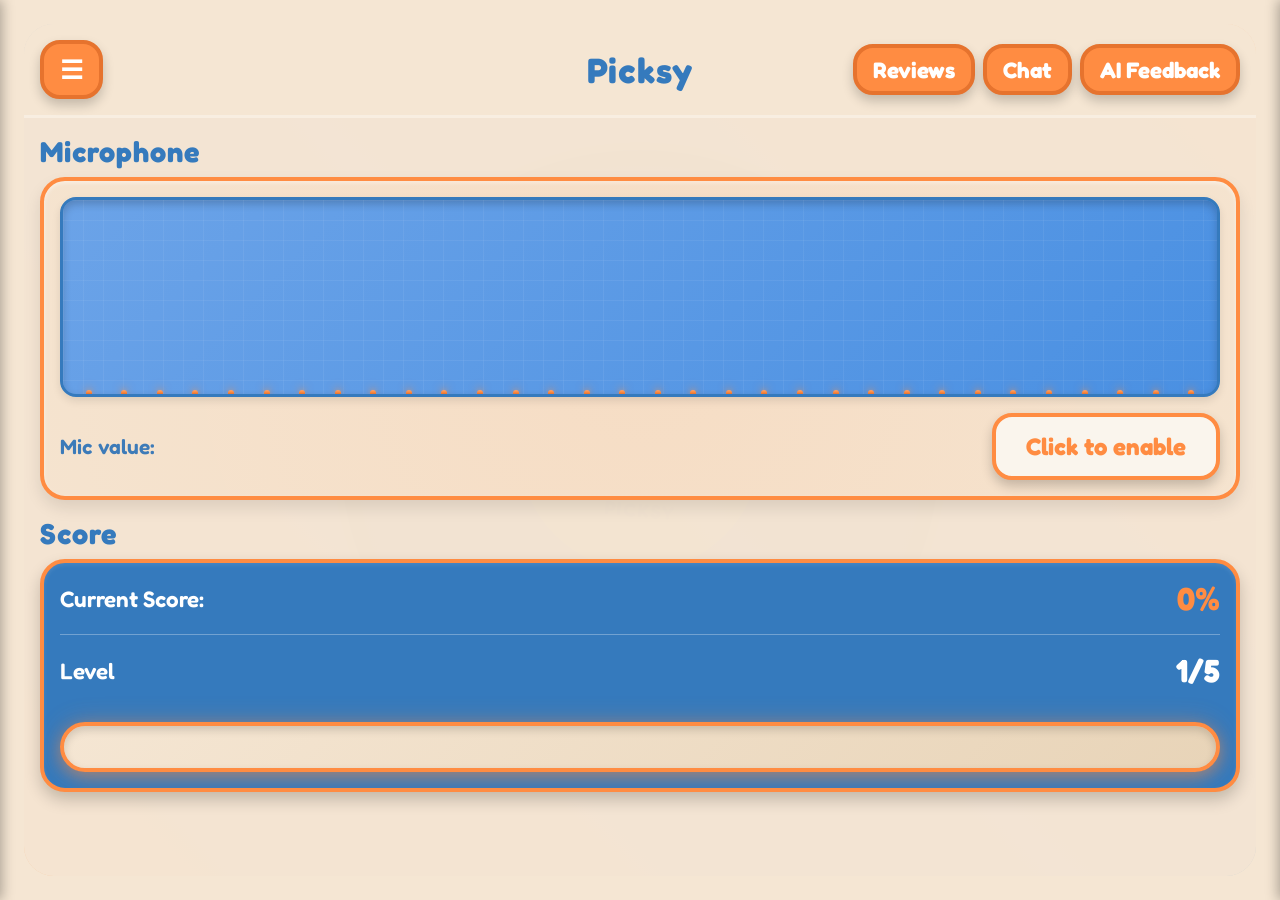
<file: index.html>
<!DOCTYPE html>
<html lang="en">
<head>
    <meta charset="UTF-8">
    <meta name="viewport" content="width=device-width, initial-scale=1.0">
    <title>Picksy</title>
    <link rel="stylesheet" href="css/styles.css">
    <link rel="preconnect" href="https://fonts.googleapis.com">
    <link rel="preconnect" href="https://fonts.gstatic.com" crossorigin>
    <link href="https://fonts.googleapis.com/css2?family=Fredoka:wght@300;400;500;600;700&family=Nunito:wght@400;500;600;700;800&display=swap" rel="stylesheet">
</head>
<body>
    <!-- Spinning Disc Background -->
    <div class="spinning-disc-bg">
        <div class="disc-outer">
            <div class="disc-inner">
                <div class="disc-label">
                    <div class="disc-text-top">PICKSY</div>
                    <div class="disc-center-hole"></div>
                    <div class="disc-text-bottom">PICKSY</div>
                </div>
            </div>
        </div>
    </div>
    
    <!-- Main View -->
    <div class="app-container main-view">
        <!-- Practice Panel -->
        <div class="panel practice-panel">
            <div class="panel-header">
                <button class="menu-toggle">☰</button>
                <h1 class="logo">Picksy</h1>
                <div class="header-buttons">
                    <button class="past-toggle" id="past-toggle">Reviews</button>
                    <button class="chat-toggle" id="chat-toggle">Chat</button>
                    <button class="feedback-toggle" id="feedback-toggle">AI Feedback</button>
                </div>
            </div>
            
            <div class="practice-content">
                <!-- Microphone Display -->
                <div class="microphone-section">
                    <h2>Microphone</h2>
                    <div class="mic-display">
                        <div class="mic-visualization" id="mic-visualization">
                            <div class="mic-grid"></div>
                            <div class="mic-bars" id="mic-bars"></div>
                        </div>
                        <div class="mic-info">
                            <span class="mic-label">Mic value:</span>
                            <span class="mic-value" id="mic-value">Click to enable</span>
                        </div>
                    </div>
                </div>
                
                <!-- Score Bar -->
                <div class="score-section">
                    <h2>Score</h2>
                    <div class="score-display">
                        <div class="score-text">
                            <span class="score-label">Current Score:</span>
                            <span class="score-value" id="score-value">0%</span>
                        </div>
                        <div class="score-divider"></div>
                        <div class="level-display">
                            <span class="level-label">Level</span>
                            <span class="level-value">1/5</span>
                        </div>
                        <div class="score-bar-container">
                            <div class="score-bar" id="score-bar">
                                <div class="score-fill" id="score-fill"></div>
                            </div>
                        </div>
                    </div>
                </div>
            </div>
        </div>
        
        <!-- AI Chat Panel - removed, now a popup -->
    </div>

    <!-- Reviews View (Hidden by default) -->
    <div class="app-container reviews-view" id="reviews-view" style="display: none;">
        <div class="panel reviews-panel-full">
            <div class="panel-header">
                <button class="back-button" id="back-button">Back</button>
                <h1 class="logo">Reviews</h1>
            </div>
            
            <div class="reviews-content-full">
                <div class="reviews-list-full" id="reviews-list-full">
                    <div class="review-item">
                        <div class="review-header">
                            <span class="review-level">Level 1</span>
                            <span class="review-score">68%</span>
                        </div>
                        <div class="review-date">2023-07-11</div>
                    </div>
                    <div class="review-item">
                        <div class="review-header">
                            <span class="review-level">Level 1</span>
                            <span class="review-score">72%</span>
                        </div>
                        <div class="review-date">2023-07-10</div>
                    </div>
                    <div class="review-item">
                        <div class="review-header">
                            <span class="review-level">Level 1</span>
                            <span class="review-score">65%</span>
                        </div>
                        <div class="review-date">2023-07-09</div>
                    </div>
                </div>
            </div>
        </div>
    </div>

    <!-- AI Feedback View (Hidden by default) -->
    <div class="app-container feedback-view" id="feedback-view" style="display: none;">
        <div class="panel feedback-panel-full">
            <div class="panel-header">
                <button class="back-button" id="feedback-back-button">Back</button>
                <h1 class="logo">AI Feedback</h1>
            </div>
            
            <div class="feedback-content-full">
                <div class="feedback-user-info">
                    <div class="feedback-user-name">
                        <label>Name:</label>
                        <input type="text" id="user-name-input" placeholder="Enter your name" class="feedback-input">
                    </div>
                </div>
                
                <div class="feedback-study-record">
                    <h3>Study Record</h3>
                    <div class="study-record-stats" id="study-record-stats">
                        <div class="stat-item">
                            <span class="stat-label">Current Level:</span>
                            <span class="stat-value" id="stat-level">1</span>
                        </div>
                        <div class="stat-item">
                            <span class="stat-label">Current Score:</span>
                            <span class="stat-value" id="stat-score">0%</span>
                        </div>
                        <div class="stat-item">
                            <span class="stat-label">Total Sessions:</span>
                            <span class="stat-value" id="stat-sessions">0</span>
                        </div>
                        <div class="stat-item">
                            <span class="stat-label">Best Score:</span>
                            <span class="stat-value" id="stat-best">0%</span>
                        </div>
                    </div>
                </div>
                
                <div class="feedback-improvement">
                    <h3>Improvement Result</h3>
                    <div class="improvement-content" id="improvement-content">
                        <p class="improvement-placeholder">Click "Generate Feedback" to get AI-powered improvement suggestions based on your practice record.</p>
                    </div>
                    <button class="generate-feedback-button" id="generate-feedback-button">Generate Feedback</button>
                </div>
            </div>
        </div>
    </div>

    <script type="module" src="js/app.js"></script>
</body>
</html>
</file>
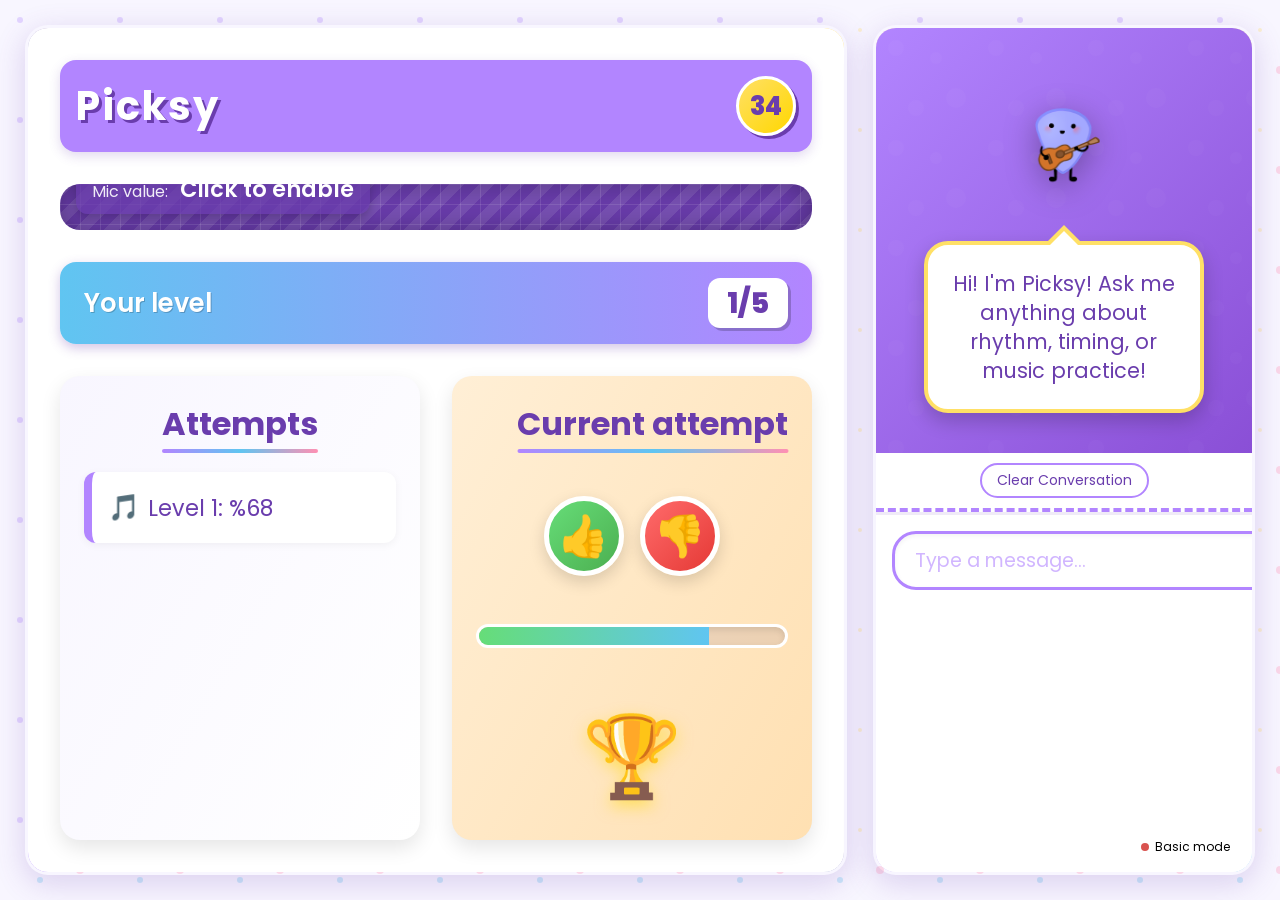
<file: web/index.html>
<!DOCTYPE html>
<html lang="en">
<head>
    <meta charset="UTF-8">
    <meta name="viewport" content="width=device-width, initial-scale=1.0">
    <title>Picksy</title>
    <link rel="stylesheet" href="css/styles.css">
    <link rel="preconnect" href="https://fonts.googleapis.com">
    <link rel="preconnect" href="https://fonts.gstatic.com" crossorigin>
    <link href="https://fonts.googleapis.com/css2?family=Poppins:wght@300;400;500;600;700&display=swap" rel="stylesheet">
</head>
<body>
    <div class="app-container">
        <!-- Left Panel -->
        <div class="panel left-panel">
            <!-- Header -->
            <div class="header">
                <h1 class="logo">Picksy</h1>
                <div class="counter">34</div>
            </div>
            
            <!-- Waveform -->
            <div class="waveform">
                <div class="grid"></div>
                <div class="mic-info">
                    <span class="label">Mic value:</span>
                    <span class="value">323457</span>
                </div>
            </div>
            
            <!-- Level -->
            <div class="level">
                <span class="level-text">Your level</span>
                <span class="level-value">1/5</span>
            </div>
            
            <!-- Attempt History -->
            <div class="attempts-container">
                <div class="attempts-history">
                    <h3>Attempts</h3>
                    <ul>
                        <li>Level 1: %68</li>
                    </ul>
                </div>
                
                <!-- Current Attempt -->
                <div class="current-attempt">
                    <h3>Current attempt</h3>
                    <div class="rating-buttons">
                        <button class="thumb-up" aria-label="Thumbs up">
                            👍
                        </button>
                        <button class="thumb-down" aria-label="Thumbs down">
                            👎
                        </button>
                    </div>
                    <div class="progress-bar">
                        <div class="progress"></div>
                    </div>
                    <div class="trophy">🏆</div>
                </div>
            </div>
        </div>
        
        <!-- Right Panel -->
        <div class="panel right-panel">
            <!-- Mascot -->
            <div class="mascot-container">
                <img src="picksy.png" alt="Picksy mascot" class="mascot">
                <div class="chat-bubble">
                    <p>How can I help you with your rhythm practice?</p>
                </div>
            </div>
            
            <!-- Input -->
            <div class="chat-input">
                <div class="input-container">
                    <input type="text" id="user-input" placeholder="Type a message...">
                    <button class="send-button">Send</button>
                </div>
            </div>
        </div>
    </div>

    <script src="js/app.js"></script>
</body>
</html>
</file>
<file: css/styles.css>
/* Picksy App - Arch/i3 Ricer Style - Clean Minimalist Cyberpunk */

/* Base Styles */
:root {
    /* Blue and beige palette */
    --bg-blue: #4a90e2;
    --bg-blue-light: #6ba3e8;
    --bg-blue-dark: #357abd;
    --bg-beige: #f5e6d3;
    --bg-beige-light: #faf5ed;
    --bg-beige-dark: #e8d4b8;
    
    /* Orange accent */
    --orange: #ff8c42;
    --orange-light: #ffa366;
    --orange-dark: #e6732e;
    
    /* Black and Yellow (Disc colors) */
    --disc-black: #000000;
    --disc-black-light: #1a1a1a;
    --disc-yellow: #ffd700;
    --disc-yellow-light: #ffed4e;
    
    /* Text colors */
    --text-white: #ffffff;
    --text-light: #f5f5f5;
    --text-muted: #d0d0d0;
    
    /* Panel colors */
    --panel-bg: rgba(74, 144, 226, 0.9);
    --panel-bg-beige: rgba(245, 230, 211, 0.95);
    --panel-border: rgba(255, 255, 255, 0.3);
    
    /* Accent colors */
    --green: #4caf50;
    --red: #f44336;
    
    /* Spacing */
    --space-xs: 4px;
    --space-sm: 8px;
    --space-md: 16px;
    --space-lg: 24px;
    --space-xl: 32px;
}

* {
    margin: 0;
    padding: 0;
    box-sizing: border-box;
    font-family: 'Nunito', sans-serif;
}

html, body {
    height: 100%;
    width: 100%;
    overflow: hidden;
}

body {
    background: var(--bg-beige);
    background-attachment: fixed;
    display: flex;
    justify-content: center;
    align-items: center;
    color: var(--text-white);
    position: relative;
    overflow: hidden;
}

/* Spinning Disc Background */
.spinning-disc-bg {
    position: fixed;
    top: 50%;
    left: 50%;
    width: 600px;
    height: 600px;
    z-index: 0;
    pointer-events: none;
    opacity: 0.15;
    transform: translate(-50%, -50%);
}

.disc-outer {
    width: 100%;
    height: 100%;
    border-radius: 50%;
    background: radial-gradient(circle, #1a1a1a 0%, #000000 100%);
    box-shadow: 
        inset 0 0 50px rgba(0, 0, 0, 0.8),
        0 0 100px rgba(0, 0, 0, 0.5);
    position: relative;
    animation: spinDisc 20s linear infinite;
}

.disc-inner {
    position: absolute;
    top: 50%;
    left: 50%;
    transform: translate(-50%, -50%);
    width: 40%;
    height: 40%;
    border-radius: 50%;
    background: #ffd700;
    box-shadow: 
        inset 0 0 20px rgba(255, 215, 0, 0.5),
        0 0 30px rgba(255, 215, 0, 0.3);
    display: flex;
    align-items: center;
    justify-content: center;
}

.disc-label {
    position: relative;
    width: 100%;
    height: 100%;
    display: flex;
    flex-direction: column;
    align-items: center;
    justify-content: center;
}

.disc-text-top,
.disc-text-bottom {
    position: absolute;
    font-family: 'Fredoka', sans-serif;
    font-weight: 700;
    font-size: 1.2rem;
    color: #000000;
    text-transform: uppercase;
    letter-spacing: 2px;
}

.disc-text-top {
    top: 20%;
    transform: rotate(-5deg);
}

.disc-text-bottom {
    bottom: 20%;
    transform: rotate(5deg);
}

.disc-center-hole {
    width: 15px;
    height: 15px;
    border-radius: 50%;
    background: #333;
    box-shadow: inset 0 0 5px rgba(0, 0, 0, 0.8);
    position: absolute;
    top: 50%;
    left: 50%;
    transform: translate(-50%, -50%);
}

@keyframes spinDisc {
    from {
        transform: rotate(0deg);
    }
    to {
        transform: rotate(360deg);
    }
}

.app-container {
    position: relative;
    z-index: 1;
}

.app-container {
    display: flex;
    width: 100vw;
    height: 100vh;
    padding: var(--space-lg);
    gap: var(--space-lg);
    max-width: 1600px;
    margin: 0 auto;
}

.reviews-view,
.feedback-view {
    justify-content: center;
}

/* Panel Styles */
.panel {
    border-radius: 30px;
    background: var(--panel-bg-beige);
    border: none;
    box-shadow: none;
    overflow: hidden;
    display: flex;
    flex-direction: column;
    position: relative;
}

.panel::before {
    content: '';
    position: absolute;
    top: -2px;
    left: -2px;
    right: -2px;
    bottom: -2px;
    background: linear-gradient(45deg, var(--orange), var(--bg-blue-light), var(--orange));
    border-radius: 22px;
    z-index: -1;
    opacity: 0.3;
    animation: borderGlow 3s ease infinite;
}

@keyframes borderGlow {
    0%, 100% { opacity: 0.2; }
    50% { opacity: 0.4; }
}

.practice-panel {
    flex: 1;
    min-width: 400px;
}

.reviews-panel-full,
.feedback-panel-full {
    width: 100%;
    max-width: 1200px;
    margin: 0 auto;
}

/* Chat panel removed - now using popup menu */

/* Panel Header */
.panel-header {
    display: flex;
    justify-content: space-between;
    align-items: center;
    padding: var(--space-md);
    border-bottom: 3px solid var(--panel-border);
    background: var(--bg-beige);
    position: relative;
    flex-shrink: 0;
}

.menu-toggle {
    background: var(--orange);
    color: var(--text-white);
    border: 4px solid var(--orange-dark);
    border-radius: 20px;
    padding: 10px 16px;
    cursor: pointer;
    font-size: 1.6rem;
    font-family: 'Fredoka', sans-serif;
    transition: all 0.3s ease;
    box-shadow: 0 6px 12px rgba(0, 0, 0, 0.2);
    font-weight: 700;
    position: relative;
    overflow: hidden;
}

.menu-toggle::before {
    content: '';
    position: absolute;
    top: 50%;
    left: 50%;
    width: 0;
    height: 0;
    border-radius: 50%;
    background: rgba(255, 255, 255, 0.3);
    transform: translate(-50%, -50%);
    transition: width 0.6s, height 0.6s;
}

.menu-toggle:hover::before {
    width: 300px;
    height: 300px;
}

.menu-toggle:hover {
    background: var(--orange-light);
    transform: translateY(-3px) scale(1.05);
    box-shadow: 0 6px 12px rgba(255, 140, 66, 0.4);
}

.menu-toggle:active {
    transform: translateY(-1px) scale(1.02);
}

.reviews-button,
.back-button {
    background: var(--orange);
    color: var(--text-white);
    border: 2px solid var(--orange-dark);
    border-radius: 8px;
    padding: 8px 16px;
    cursor: pointer;
    font-size: 0.9rem;
    font-family: 'Fredoka', sans-serif;
    transition: all 0.2s ease;
    text-transform: uppercase;
    letter-spacing: 0.5px;
    box-shadow: 0 2px 4px rgba(0, 0, 0, 0.2);
}

.reviews-button:hover,
.back-button:hover {
    background: var(--orange-light);
    transform: translateY(-2px);
    box-shadow: 0 4px 8px rgba(0, 0, 0, 0.3);
}

.logo {
    font-size: 2.2rem;
    font-weight: 700;
    color: var(--bg-blue-dark);
    letter-spacing: 1px;
    font-family: 'Fredoka', sans-serif;
    text-align: center;
    position: absolute;
    left: 50%;
    transform: translateX(-50%);
    z-index: 1;
    animation: bounce 2s ease infinite;
}

@keyframes bounce {
    0%, 100% { transform: translateX(-50%) translateY(0); }
    50% { transform: translateX(-50%) translateY(-5px); }
}

/* Practice Content */
.practice-content {
    flex: 1;
    display: flex;
    flex-direction: column;
    padding: var(--space-md);
    gap: var(--space-md);
    overflow: hidden;
    min-height: 0;
}

/* Microphone Section */
.microphone-section {
    flex: 1;
}

.microphone-section h2,
.score-section h2 {
    font-size: 1.8rem;
    font-weight: 700;
    color: var(--bg-blue-dark);
    margin-bottom: var(--space-sm);
    text-transform: none;
    letter-spacing: 1px;
    font-family: 'Fredoka', sans-serif;
    position: relative;
    display: block;
    padding: 0;
    background: none;
    border: none;
    box-shadow: none;
    animation: titleBounce 2s ease infinite;
}

@keyframes titleBounce {
    0%, 100% { transform: translateY(0); }
    50% { transform: translateY(-3px); }
}

.mic-display {
    background: var(--bg-beige);
    border: 4px solid var(--orange);
    border-radius: 25px;
    padding: var(--space-md);
    box-shadow: 0 8px 16px rgba(0, 0, 0, 0.1), inset 0 2px 4px rgba(255, 255, 255, 0.5);
    position: relative;
    overflow: hidden;
    flex: 1;
    min-height: 0;
    display: flex;
    flex-direction: column;
}

.mic-display::before {
    content: '';
    position: absolute;
    top: -50%;
    left: -50%;
    width: 200%;
    height: 200%;
    background: radial-gradient(circle, rgba(255, 140, 66, 0.1) 0%, transparent 70%);
    animation: rotate 10s linear infinite;
}

@keyframes rotate {
    from { transform: rotate(0deg); }
    to { transform: rotate(360deg); }
}

.mic-visualization {
    position: relative;
    width: 100%;
    height: 200px;
    background: linear-gradient(135deg, var(--bg-blue-light), var(--bg-blue));
    border: 3px solid var(--bg-blue-dark);
    border-radius: 16px;
    margin-bottom: var(--space-md);
    overflow: hidden;
    box-shadow: inset 0 4px 8px rgba(0, 0, 0, 0.2), 0 4px 8px rgba(0, 0, 0, 0.1);
}

.mic-grid {
    position: absolute;
    width: 100%;
    height: 100%;
    background-image: 
        linear-gradient(to right, rgba(255, 255, 255, 0.2) 1px, transparent 1px),
        linear-gradient(to bottom, rgba(255, 255, 255, 0.2) 1px, transparent 1px);
    background-size: 20px 20px;
    opacity: 0.3;
}

.mic-bars {
    position: absolute;
    bottom: 0;
    left: 0;
    width: 100%;
    height: 100%;
    display: flex;
    align-items: flex-end;
    justify-content: space-around;
    padding: 0 var(--space-sm);
    box-sizing: border-box;
}

.mic-bar {
    width: 6px;
    background: linear-gradient(to top, var(--orange-dark), var(--orange), var(--orange-light));
    border-radius: 3px 3px 0 0;
    min-height: 4px;
    transition: height 0.1s ease;
    box-shadow: 0 -2px 8px rgba(255, 140, 66, 0.6), 0 0 4px rgba(255, 140, 66, 0.4);
    margin: 0 1px;
}

.mic-info {
    display: flex;
    justify-content: space-between;
    align-items: center;
    font-family: 'Nunito', sans-serif;
}

.mic-label {
    font-size: 1.3rem;
    color: var(--bg-blue-dark);
    font-weight: 600;
    font-family: 'Fredoka', sans-serif;
}

.mic-value {
    font-size: 1.5rem;
    font-weight: 700;
    color: var(--orange);
    cursor: pointer;
    transition: all 0.3s ease;
    padding: 15px 30px;
    background: var(--bg-beige-light);
    border-radius: 20px;
    border: 4px solid var(--orange);
    display: inline-block;
    box-shadow: 0 6px 12px rgba(0, 0, 0, 0.2);
    user-select: none;
    -webkit-user-select: none;
    position: relative;
    z-index: 10;
    font-family: 'Fredoka', sans-serif;
}

.mic-value:hover {
    background: var(--orange);
    color: var(--text-white);
    transform: scale(1.08);
    box-shadow: 0 6px 12px rgba(255, 140, 66, 0.5);
    border-color: var(--orange-dark);
}

.mic-value:active {
    transform: scale(0.98);
    box-shadow: 0 2px 4px rgba(255, 140, 66, 0.4);
}

.mic-value:focus {
    outline: 3px solid var(--orange-light);
    outline-offset: 2px;
}

/* Score Section */
.score-section {
    flex: 1;
}

.score-display {
    background: var(--bg-blue-dark);
    border: 4px solid var(--orange);
    border-radius: 25px;
    padding: var(--space-md);
    box-shadow: 0 8px 16px rgba(0, 0, 0, 0.2), inset 0 2px 4px rgba(255, 255, 255, 0.1);
    position: relative;
    overflow: hidden;
    flex: 1;
    min-height: 0;
    display: flex;
    flex-direction: column;
}

.score-display::after {
    content: '';
    position: absolute;
    top: 0;
    left: -100%;
    width: 100%;
    height: 100%;
    background: linear-gradient(90deg, transparent, rgba(255, 255, 255, 0.1), transparent);
    animation: shine 3s infinite;
}

@keyframes shine {
    0% { left: -100%; }
    100% { left: 100%; }
}

.score-bar-container {
    margin-top: var(--space-md);
    width: 100%;
}

.score-divider {
    width: 100%;
    height: 1px;
    background: var(--text-white);
    margin: var(--space-md) 0;
    opacity: 0.3;
}

.score-bar {
    width: 100%;
    height: 50px;
    background: linear-gradient(135deg, #f5e6d3 0%, #e8d4b8 100%);
    border: 4px solid var(--orange);
    border-radius: 25px;
    overflow: hidden;
    position: relative;
    box-shadow: 
        inset 0 4px 8px rgba(0, 0, 0, 0.15),
        0 6px 16px rgba(255, 140, 66, 0.4),
        0 0 25px rgba(255, 140, 66, 0.3);
    animation: scoreBarPulse 3s ease-in-out infinite;
}

@keyframes scoreBarPulse {
    0%, 100% { 
        box-shadow: 
            inset 0 4px 8px rgba(0, 0, 0, 0.15),
            0 4px 12px rgba(255, 140, 66, 0.3),
            0 0 20px rgba(255, 140, 66, 0.2);
    }
    50% { 
        box-shadow: 
            inset 0 4px 8px rgba(0, 0, 0, 0.15),
            0 6px 16px rgba(255, 140, 66, 0.5),
            0 0 30px rgba(255, 140, 66, 0.4);
    }
}

.score-fill {
    height: 100%;
    width: 0%;
    background: linear-gradient(
        90deg,
        #ff6b35 0%,
        #ff8c42 25%,
        #ffa366 50%,
        #ff8c42 75%,
        #ff6b35 100%
    );
    background-size: 200% 100%;
    transition: width 0.6s cubic-bezier(0.34, 1.56, 0.64, 1);
    box-shadow: 
        0 0 20px rgba(255, 140, 66, 0.8),
        inset 0 2px 6px rgba(255, 255, 255, 0.4),
        inset 0 -2px 6px rgba(255, 107, 53, 0.3);
    animation: gradientShift 2s ease infinite, scoreFillBounce 0.5s ease;
    position: relative;
    border-radius: 16px;
}

.score-fill::before {
    content: '';
    position: absolute;
    top: 0;
    left: 0;
    right: 0;
    bottom: 0;
    background: 
        radial-gradient(circle at 20% 50%, rgba(255, 255, 255, 0.4) 0%, transparent 50%),
        radial-gradient(circle at 80% 50%, rgba(255, 255, 255, 0.3) 0%, transparent 50%);
    border-radius: 16px;
    animation: sparkle 2s ease-in-out infinite;
}

.score-fill::after {
    content: '';
    position: absolute;
    top: 0;
    left: 0;
    right: 0;
    bottom: 0;
    background: linear-gradient(90deg, transparent 0%, rgba(255, 255, 255, 0.5) 50%, transparent 100%);
    animation: shimmer 1.5s infinite;
    border-radius: 16px;
}

@keyframes gradientShift {
    0%, 100% { background-position: 0% 50%; }
    50% { background-position: 100% 50%; }
}

@keyframes shimmer {
    0% { transform: translateX(-100%); }
    100% { transform: translateX(100%); }
}

@keyframes sparkle {
    0%, 100% { opacity: 0.6; }
    50% { opacity: 1; }
}

@keyframes scoreFillBounce {
    0% { transform: scaleY(0.8); }
    50% { transform: scaleY(1.1); }
    100% { transform: scaleY(1); }
}

.score-text {
    display: flex;
    justify-content: space-between;
    align-items: center;
    font-family: 'Nunito', sans-serif;
}

.score-label {
    font-size: 1.4rem;
    color: var(--text-white);
    font-weight: 600;
    font-family: 'Fredoka', sans-serif;
}

.score-value {
    font-size: 2rem;
    font-weight: 700;
    color: var(--orange);
    animation: pulse 2s ease infinite;
    font-family: 'Fredoka', sans-serif;
}

@keyframes pulse {
    0%, 100% { transform: scale(1); }
    50% { transform: scale(1.05); }
}

.level-display {
    display: flex;
    justify-content: space-between;
    align-items: center;
    font-family: 'Nunito', sans-serif;
    margin-bottom: var(--space-md);
}

.level-label {
    font-size: 1.4rem;
    color: var(--text-white);
    font-weight: 600;
    font-family: 'Fredoka', sans-serif;
}

.level-value {
    font-size: 2rem;
    font-weight: 700;
    color: var(--text-white);
    font-family: 'Fredoka', sans-serif;
    transition: all 0.3s ease;
    display: inline-block;
}

/* Level change animation */
@keyframes levelChange {
    0% {
        transform: scale(1);
        color: var(--text-white);
        text-shadow: 0 0 8px rgba(255, 140, 66, 0.4), 2px 2px 4px rgba(0, 0, 0, 0.3);
    }
    50% {
        transform: scale(1.4) rotate(5deg);
        color: var(--orange);
        text-shadow: 0 0 15px rgba(255, 140, 66, 0.8), 0 0 30px rgba(255, 140, 66, 0.4);
    }
    100% {
        transform: scale(1);
        color: var(--text-white);
        text-shadow: 0 0 8px rgba(255, 140, 66, 0.4), 2px 2px 4px rgba(0, 0, 0, 0.3);
    }
}

.level-value.level-changing {
    animation: levelChange 0.6s cubic-bezier(0.68, -0.55, 0.265, 1.55);
}

/* Reviews Content Full */
.reviews-content-full {
    flex: 1;
    padding: var(--space-lg);
    overflow-y: auto;
}

.reviews-list-full {
    display: flex;
    flex-direction: column;
    gap: var(--space-md);
}

.reviews-section h2,
.current-attempt-section h2 {
    font-size: 1rem;
    font-weight: 600;
    color: var(--bg-blue-dark);
    margin-bottom: var(--space-md);
    text-transform: uppercase;
    letter-spacing: 1px;
    font-family: 'Fredoka', sans-serif;
}

.reviews-list {
    display: flex;
    flex-direction: column;
    gap: var(--space-sm);
}

.review-item {
    background: var(--bg-beige);
    border: 2px solid var(--panel-border);
    border-radius: 8px;
    padding: var(--space-md);
    transition: all 0.2s ease;
    font-family: 'Fredoka', sans-serif;
}

.review-item:hover {
    background: var(--bg-beige-light);
    border-color: var(--orange);
    transform: translateY(-2px);
    box-shadow: 0 4px 8px rgba(0, 0, 0, 0.2);
}

.review-header {
    display: flex;
    justify-content: space-between;
    align-items: center;
    margin-bottom: var(--space-xs);
}

.review-level {
    font-size: 0.9rem;
    color: var(--bg-blue-dark);
    font-weight: 500;
    font-family: 'Fredoka', sans-serif;
}

.review-score {
    font-size: 1rem;
    font-weight: 600;
    color: var(--orange);
    font-family: 'Fredoka', sans-serif;
}

.review-date {
    font-size: 0.8rem;
    color: var(--bg-blue-dark);
    opacity: 0.7;
    font-family: 'Fredoka', sans-serif;
}

/* Current Attempt Section */
.current-attempt-section {
    background: rgba(0, 255, 255, 0.02);
    border: 1px solid var(--panel-border);
    border-radius: 2px;
    padding: var(--space-lg);
}

.rating-buttons {
    display: flex;
    gap: var(--space-md);
    justify-content: center;
    margin: var(--space-lg) 0;
}

.thumb-up,
.thumb-down {
    width: 56px;
    height: 56px;
    border-radius: 2px;
    border: 1px solid var(--panel-border);
    cursor: pointer;
    display: flex;
    align-items: center;
    justify-content: center;
    transition: all 0.2s ease;
    font-size: 24px;
    background: rgba(0, 255, 255, 0.05);
}

.thumb-up:hover {
    background: rgba(0, 255, 136, 0.15);
    border-color: var(--green);
}

.thumb-down:hover {
    background: rgba(255, 85, 85, 0.15);
    border-color: var(--red);
}

.progress-bar {
    width: 100%;
    height: 18px;
    background-color: rgba(0, 255, 255, 0.08);
    border-radius: 2px;
    overflow: hidden;
    margin: var(--space-lg) 0;
    border: 1px solid var(--panel-border);
}

.progress {
    height: 100%;
    width: 75%;
    background: linear-gradient(90deg, var(--orange), var(--orange-light));
    transition: width 0.3s ease;
    box-shadow: 0 0 8px rgba(255, 140, 66, 0.4);
}

/* Chat Panel */
.chat-header {
    padding: var(--space-lg);
    border-bottom: 1px solid var(--panel-border);
    background: rgba(0, 255, 255, 0.03);
    display: flex;
    align-items: center;
    gap: var(--space-md);
}

.picksy-logo {
    width: 48px;
    height: 48px;
    object-fit: contain;
    border-radius: 8px;
    border: 2px solid var(--panel-border);
    background: var(--bg-beige);
    padding: 4px;
}

.chat-header h2 {
    font-size: 1.6rem;
    font-weight: 700;
    color: var(--bg-blue-dark);
    text-transform: none;
    letter-spacing: 0.5px;
    font-family: 'Fredoka', sans-serif;
}

.chat-messages {
    flex: 1;
    padding: var(--space-lg);
    overflow-y: auto;
    display: flex;
    flex-direction: column;
    gap: var(--space-md);
}

.message {
    display: flex;
    animation: fadeIn 0.2s ease;
}

@keyframes fadeIn {
    from {
        opacity: 0;
        transform: translateY(5px);
    }
    to {
        opacity: 1;
        transform: translateY(0);
    }
}

.ai-message {
    justify-content: flex-start;
}

.user-message {
    justify-content: flex-end;
}

.message-content {
    max-width: 75%;
    padding: var(--space-md) var(--space-lg);
    border-radius: 16px;
    background: var(--bg-beige);
    border: 3px solid var(--panel-border);
    font-family: 'Nunito', sans-serif;
    box-shadow: 0 4px 8px rgba(0, 0, 0, 0.1);
    position: relative;
}

.ai-message .message-content {
    background: linear-gradient(135deg, var(--bg-blue-light), var(--bg-blue));
    border-color: var(--orange);
    box-shadow: 0 4px 12px rgba(0, 0, 0, 0.15), 0 0 0 2px rgba(255, 140, 66, 0.2);
}

.ai-message .message-content p {
    color: var(--text-white);
    text-shadow: 1px 1px 2px rgba(0, 0, 0, 0.2);
}

.user-message .message-content {
    background: linear-gradient(135deg, var(--bg-beige), var(--bg-beige-light));
    border-color: var(--orange);
    box-shadow: 0 4px 12px rgba(0, 0, 0, 0.15);
}

.message-content p {
    margin: 0;
    color: var(--bg-blue-dark);
    line-height: 1.7;
    font-size: 1rem;
    font-family: 'Nunito', sans-serif;
}

.chat-input-container {
    display: flex;
    padding: var(--space-lg);
    gap: var(--space-md);
    border-top: 2px solid var(--panel-border);
    background: var(--bg-beige-light);
}

#user-input {
    flex: 1;
    border: 3px solid var(--panel-border);
    border-radius: 12px;
    padding: 12px 18px;
    font-size: 1rem;
    outline: none;
    background: var(--text-white);
    color: var(--bg-blue-dark);
    transition: all 0.3s ease;
    font-family: 'Nunito', sans-serif;
    box-shadow: 0 2px 4px rgba(0, 0, 0, 0.1);
}

#user-input:focus {
    border-color: var(--orange);
    box-shadow: 0 0 12px rgba(255, 140, 66, 0.4), 0 4px 8px rgba(0, 0, 0, 0.1);
    transform: translateY(-2px);
}

#user-input::placeholder {
    color: var(--text-muted);
}

.send-button {
    background: var(--orange);
    color: var(--text-white);
    border: 3px solid var(--orange-dark);
    border-radius: 12px;
    padding: 12px 28px;
    cursor: pointer;
    font-weight: 700;
    font-size: 1.1rem;
    transition: all 0.3s ease;
    font-family: 'Fredoka', sans-serif;
    text-transform: none;
    letter-spacing: 0.5px;
    box-shadow: 0 4px 8px rgba(0, 0, 0, 0.2);
    position: relative;
    overflow: hidden;
    text-align: center;
    display: flex;
    align-items: center;
    justify-content: center;
}

.send-button::before {
    content: '';
    position: absolute;
    top: 50%;
    left: 50%;
    width: 0;
    height: 0;
    border-radius: 50%;
    background: rgba(255, 255, 255, 0.3);
    transform: translate(-50%, -50%);
    transition: width 0.6s, height 0.6s;
}

.send-button:hover::before {
    width: 300px;
    height: 300px;
}

.send-button:hover {
    background: var(--orange-light);
    transform: translateY(-3px) scale(1.05);
    box-shadow: 0 6px 12px rgba(255, 140, 66, 0.4);
}

.send-button:active {
    background: var(--orange-dark);
    transform: translateY(-1px) scale(1.02);
}

/* Scrollbar Styling */
::-webkit-scrollbar {
    width: 8px;
}

::-webkit-scrollbar-track {
    background: var(--bg-beige-dark);
    border-radius: 4px;
}

::-webkit-scrollbar-thumb {
    background: var(--orange);
    border-radius: 4px;
}

::-webkit-scrollbar-thumb:hover {
    background: var(--orange-light);
}

/* AI Status Indicator removed */

/* Typing Indicator */
.typing-indicator .message-content {
    border-style: dashed;
    opacity: 0.7;
}

/* Level Selection Menu */
.level-menu {
    position: fixed;
    left: 0;
    top: 0;
    width: 280px;
    height: 100vh;
    background: var(--panel-bg-beige);
    border-right: 2px solid var(--panel-border);
    box-shadow: 2px 0 12px rgba(0, 0, 0, 0.3);
    transform: translateX(-100%);
    transition: transform 0.3s ease;
    z-index: 1000;
    display: flex;
    flex-direction: column;
}

.level-menu.open {
    transform: translateX(0);
}

/* Chat Popup Menu */
.chat-menu {
    position: fixed;
    right: 0;
    top: 0;
    width: 400px;
    height: 100vh;
    background: var(--panel-bg-beige);
    border-left: 2px solid var(--panel-border);
    box-shadow: -2px 0 12px rgba(0, 0, 0, 0.3);
    transform: translateX(100%);
    transition: transform 0.3s ease;
    z-index: 1000;
    display: flex;
    flex-direction: column;
}

.chat-menu.open {
    transform: translateX(0);
}

.chat-menu-header {
    display: flex;
    justify-content: space-between;
    align-items: center;
    padding: var(--space-lg);
    border-bottom: 2px solid var(--panel-border);
    background: var(--bg-beige);
}

.chat-header-content {
    display: flex;
    align-items: center;
    gap: var(--space-md);
}

.picksy-logo-small {
    width: 40px;
    height: 40px;
    object-fit: contain;
}

.chat-menu-header h3 {
    font-size: 1.2rem;
    font-weight: 700;
    color: var(--bg-blue-dark);
    text-transform: none;
    letter-spacing: 0.5px;
    font-family: 'Fredoka', sans-serif;
    margin: 0;
}

.chat-menu-close {
    background: var(--orange);
    color: var(--text-white);
    border: 2px solid var(--orange-dark);
    border-radius: 8px;
    width: 32px;
    height: 32px;
    cursor: pointer;
    font-size: 1.5rem;
    font-family: 'Nunito', sans-serif;
    display: flex;
    align-items: center;
    justify-content: center;
    transition: all 0.2s ease;
    padding: 0;
    line-height: 1;
}

.chat-menu-close:hover {
    background: var(--orange-light);
    transform: scale(1.1);
}

.chat-menu-messages {
    flex: 1;
    padding: var(--space-lg);
    overflow-y: auto;
    display: flex;
    flex-direction: column;
    gap: var(--space-md);
}

.chat-menu-input-container {
    display: flex;
    padding: var(--space-lg);
    gap: var(--space-md);
    border-top: 2px solid var(--panel-border);
    background: var(--bg-beige-light);
    align-items: center;
}

.chat-menu-input-container input {
    flex: 1;
}

.chat-menu-input-container .send-button {
    margin-left: auto;
    flex-shrink: 0;
}

.header-buttons {
    display: flex;
    gap: var(--space-sm);
    align-items: center;
}

.past-toggle,
.chat-toggle,
.feedback-toggle {
    background: var(--orange);
    color: var(--text-white);
    border: 4px solid var(--orange-dark);
    border-radius: 20px;
    padding: 8px 16px;
    cursor: pointer;
    font-size: 1.4rem;
    font-family: 'Fredoka', sans-serif;
    transition: all 0.3s ease;
    box-shadow: 0 6px 12px rgba(0, 0, 0, 0.2);
    font-weight: 700;
    position: relative;
    overflow: hidden;
}

.past-toggle::before,
.chat-toggle::before,
.feedback-toggle::before {
    content: '';
    position: absolute;
    top: 50%;
    left: 50%;
    width: 0;
    height: 0;
    border-radius: 50%;
    background: rgba(255, 255, 255, 0.3);
    transform: translate(-50%, -50%);
    transition: width 0.6s, height 0.6s;
}

.past-toggle:hover::before,
.chat-toggle:hover::before,
.feedback-toggle:hover::before {
    width: 300px;
    height: 300px;
}

.past-toggle:hover,
.chat-toggle:hover,
.feedback-toggle:hover {
    background: var(--orange-light);
    transform: translateY(-2px) scale(1.05);
    box-shadow: 0 6px 12px rgba(255, 140, 66, 0.4);
}

.past-toggle:active,
.chat-toggle:active,
.feedback-toggle:active {
    transform: translateY(0) scale(1.02);
}

.menu-header {
    display: flex;
    justify-content: space-between;
    align-items: center;
    padding: var(--space-lg);
    border-bottom: 2px solid var(--panel-border);
    background: var(--bg-beige);
}

.menu-header h3 {
    font-size: 1.4rem;
    font-weight: 700;
    color: var(--bg-blue-dark);
    text-transform: none;
    letter-spacing: 0.5px;
    font-family: 'Fredoka', sans-serif;
    margin: 0;
}

.menu-close {
    background: var(--orange);
    color: var(--text-white);
    border: 2px solid var(--orange-dark);
    border-radius: 8px;
    width: 32px;
    height: 32px;
    cursor: pointer;
    font-size: 1.5rem;
    font-family: 'Nunito', sans-serif;
    display: flex;
    align-items: center;
    justify-content: center;
    transition: all 0.2s ease;
    padding: 0;
    line-height: 1;
}

.menu-close:hover {
    background: var(--orange-light);
    transform: scale(1.1);
}

.level-list {
    flex: 1;
    padding: var(--space-md);
    overflow-y: auto;
    display: flex;
        flex-direction: column;
    gap: var(--space-sm);
    }
    
.level-item {
    display: flex;
    align-items: center;
    justify-content: center;
    padding: 0;
    background: transparent;
    border: none;
    border-radius: 8px;
    cursor: pointer;
    transition: all 0.2s ease;
    font-family: 'Nunito', sans-serif;
}

.level-item:hover {
    transform: translateX(4px);
}

.level-item.active {
    background: transparent;
    border: none;
    color: var(--text-white);
}

.level-number {
    width: 100%;
    height: 100%;
    min-height: 60px;
    display: flex;
    align-items: center;
    justify-content: center;
    background: var(--bg-blue);
    border: 2px solid var(--panel-border);
    border-radius: 8px;
    font-weight: 700;
    color: var(--text-white);
    font-size: 2.5rem;
    font-family: 'Fredoka', sans-serif;
}

.level-item:hover .level-number {
    border-color: var(--orange);
}

.level-item.active .level-number {
    background: var(--orange);
    border-color: var(--orange-dark);
}

.level-label-text {
    font-size: 0.9rem;
    color: var(--bg-blue-dark);
    font-weight: 500;
}

.level-item.active .level-label-text {
    color: var(--text-white);
}

/* Menu overlay - removed */

/* AI Feedback Content */
.feedback-content-full {
    flex: 1;
    padding: var(--space-lg);
    overflow-y: auto;
    display: flex;
    flex-direction: column;
    gap: var(--space-lg);
}

.feedback-user-info {
    background: var(--bg-beige);
    border: 2px solid var(--panel-border);
    border-radius: 12px;
    padding: var(--space-lg);
}

.feedback-user-name {
    display: flex;
    align-items: center;
    gap: var(--space-md);
}

.feedback-user-name label {
    font-size: 1.2rem;
    font-weight: 600;
    color: var(--bg-blue-dark);
    font-family: 'Fredoka', sans-serif;
    min-width: 80px;
}

.feedback-input {
    flex: 1;
    border: 3px solid var(--panel-border);
    border-radius: 8px;
    padding: 12px 18px;
    font-size: 1.1rem;
    outline: none;
    background: var(--text-white);
    color: var(--bg-blue-dark);
    transition: all 0.3s ease;
    font-family: 'Fredoka', sans-serif;
    box-shadow: 0 2px 4px rgba(0, 0, 0, 0.1);
}

.feedback-input:focus {
    border-color: var(--orange);
    box-shadow: 0 0 12px rgba(255, 140, 66, 0.4), 0 4px 8px rgba(0, 0, 0, 0.1);
    transform: translateY(-2px);
}

.feedback-study-record,
.feedback-improvement {
    background: var(--bg-beige);
    border: 2px solid var(--panel-border);
    border-radius: 12px;
    padding: var(--space-lg);
}

.feedback-study-record h3,
.feedback-improvement h3 {
    font-size: 1.4rem;
    font-weight: 700;
    color: var(--bg-blue-dark);
    margin-bottom: var(--space-md);
    font-family: 'Fredoka', sans-serif;
}

.study-record-stats {
    display: grid;
    grid-template-columns: repeat(2, 1fr);
    gap: var(--space-md);
}

.stat-item {
    display: flex;
    justify-content: space-between;
    align-items: center;
    padding: var(--space-md);
    background: var(--bg-beige-light);
    border: 2px solid var(--panel-border);
    border-radius: 8px;
}

.stat-label {
    font-size: 1rem;
    color: var(--bg-blue-dark);
    font-weight: 600;
    font-family: 'Fredoka', sans-serif;
}

.stat-value {
    font-size: 1.2rem;
    font-weight: 700;
    color: var(--orange);
    font-family: 'Fredoka', sans-serif;
}

.improvement-content {
    background: var(--bg-beige-light);
    border: 2px solid var(--panel-border);
    border-radius: 8px;
    padding: var(--space-lg);
    min-height: 150px;
    margin-bottom: var(--space-md);
}

.improvement-placeholder {
    color: var(--bg-blue-dark);
    opacity: 0.6;
    font-family: 'Fredoka', sans-serif;
    font-size: 1rem;
    text-align: center;
    margin: 0;
}

.improvement-feedback {
    color: var(--bg-blue-dark);
    font-family: 'Fredoka', sans-serif;
    font-size: 1.1rem;
    line-height: 1.8;
    margin: 0;
}

.generate-feedback-button {
    background: var(--orange);
    color: var(--text-white);
    border: 4px solid var(--orange-dark);
    border-radius: 12px;
    padding: 12px 24px;
    cursor: pointer;
    font-size: 1.2rem;
    font-family: 'Fredoka', sans-serif;
    font-weight: 700;
    transition: all 0.3s ease;
    box-shadow: 0 4px 8px rgba(0, 0, 0, 0.2);
    width: 100%;
}

.generate-feedback-button:hover {
    background: var(--orange-light);
    transform: translateY(-2px) scale(1.02);
    box-shadow: 0 6px 12px rgba(255, 140, 66, 0.4);
}

.generate-feedback-button:active {
    transform: translateY(0) scale(1);
}

.generate-feedback-button:disabled {
    opacity: 0.6;
    cursor: not-allowed;
    transform: none;
}

/* Responsive Styles */
@media (max-width: 1024px) {
    .app-container {
        flex-direction: column;
        height: auto;
        min-height: 100vh;
        overflow-y: auto;
    }
    
    .reviews-panel {
        min-width: 100%;
        min-height: 400px;
    }
    
    .chat-menu {
        width: 100%;
    }
}

@media (max-width: 768px) {
    .app-container {
        padding: var(--space-md);
        gap: var(--space-md);
    }
    
    .logo {
        font-size: 1.3rem;
    }
    
    .counter {
        width: 40px;
        height: 40px;
        font-size: 1rem;
    }
    
    .reviews-section h2,
    .current-attempt-section h2,
    .chat-header h2 {
        font-size: 0.9rem;
    }
    
    .message-content {
        max-width: 85%;
    }
}
</file>
<file: web/css/styles.css>
/* Picksy App - Kid-Friendly Purple, White & Beige Theme */

/* Base Styles */
:root {
    /* Colors */
    --purple-dark: #6A3DAD;
    --purple-main: #8A4FD6;
    --purple-light: #B285FF;
    --white: #FFFFFF;
    --off-white: #F8F6FF;
    --beige: #FFEFD6;
    --beige-dark: #FFE0B2;
    --green: #66DD78;
    --red: #FF6B6B;
    --gold: #FFD700;
    --blue: #60C5F1;
    --pink: #FF90B3;
    --yellow: #FFE066;
    
    /* Spacing */
    --space-xs: 4px;
    --space-sm: 8px;
    --space-md: 16px;
    --space-lg: 24px;
    --space-xl: 32px;
}

* {
    margin: 0;
    padding: 0;
    box-sizing: border-box;
    font-family: 'Comic Sans MS', 'Bubblegum Sans', 'Poppins', sans-serif;
}

html, body {
    height: 100%;
    width: 100%;
    overflow: hidden;
}

body {
    background-color: var(--off-white);
    background-image: url('data:image/svg+xml;utf8,<svg width="100" height="100" viewBox="0 0 100 100" xmlns="http://www.w3.org/2000/svg"><circle cx="20" cy="20" r="3" fill="%23B285FF" opacity="0.3"/><circle cx="60" cy="30" r="2" fill="%23FFE066" opacity="0.3"/><circle cx="80" cy="70" r="4" fill="%23FF90B3" opacity="0.3"/><circle cx="40" cy="80" r="3" fill="%2360C5F1" opacity="0.3"/></svg>');
    display: flex;
    justify-content: center;
    align-items: center;
}

.app-container {
    display: flex;
    width: 100vw;
    height: 100vh;
    padding: var(--space-lg);
    gap: var(--space-lg);
}

/* Panel Styles */
.panel {
    border-radius: 24px;
    background-color: var(--white);
    box-shadow: 0 8px 30px rgba(106, 61, 173, 0.2);
    overflow: hidden;
    display: flex;
    flex-direction: column;
    border: 4px solid transparent;
    background-clip: padding-box;
    position: relative;
}

.panel::before {
    content: '';
    position: absolute;
    top: -4px; left: -4px; right: -4px; bottom: -4px;
    background: linear-gradient(45deg, var(--purple-light), var(--blue), var(--pink), var(--yellow));
    border-radius: 28px;
    z-index: -1;
    animation: borderRotate 8s linear infinite;
}

@keyframes borderRotate {
    0% { background-position: 0% 0%; }
    100% { background-position: 300% 0%; }
}

.left-panel {
    flex: 2;
    padding: var(--space-xl);
}

.right-panel {
    flex: 1;
    display: flex;
    flex-direction: column;
}

/* Header */
.header {
    display: flex;
    justify-content: space-between;
    align-items: center;
    margin-bottom: var(--space-xl);
    background-color: var(--purple-light);
    padding: var(--space-md);
    border-radius: 16px;
    box-shadow: 0 4px 12px rgba(106, 61, 173, 0.2);
}

.logo {
    font-size: 2.5rem;
    font-weight: 700;
    color: var(--white);
    text-shadow: 3px 3px 0 var(--purple-dark);
    letter-spacing: 2px;
}

.counter {
    width: 60px;
    height: 60px;
    border-radius: 50%;
    background: linear-gradient(to bottom right, var(--yellow), var(--gold));
    color: var(--purple-dark);
    display: flex;
    align-items: center;
    justify-content: center;
    font-size: 1.6rem;
    font-weight: 800;
    box-shadow: 3px 3px 0 var(--purple-dark);
    border: 3px solid var(--white);
}

/* Waveform */
.waveform {
    height: 180px;
    border-radius: 20px;
    background-color: var(--purple-dark);
    background-image: linear-gradient(135deg, rgba(255,255,255,0.1) 25%, transparent 25%, 
                      transparent 50%, rgba(255,255,255,0.1) 50%, rgba(255,255,255,0.1) 75%, 
                      transparent 75%, transparent);
    background-size: 30px 30px;
    position: relative;
    margin-bottom: var(--space-xl);
    overflow: hidden;
    box-shadow: inset 0 0 30px rgba(0,0,0,0.3);
    animation: backgroundMove 10s linear infinite;
}

@keyframes backgroundMove {
    0% { background-position: 0 0; }
    100% { background-position: 60px 0; }
}

.grid {
    position: absolute;
    width: 100%;
    height: 100%;
    background-image: 
        linear-gradient(to right, rgba(255, 255, 255, 0.1) 1px, transparent 1px),
        linear-gradient(to bottom, rgba(255, 255, 255, 0.1) 1px, transparent 1px);
    background-size: 20px 20px;
}

.mic-info {
    position: absolute;
    bottom: var(--space-md);
    left: var(--space-md);
    color: var(--white);
    background-color: rgba(106, 61, 173, 0.7);
    padding: var(--space-sm) var(--space-md);
    border-radius: 12px;
    box-shadow: 0 4px 8px rgba(0,0,0,0.2);
}

.label {
    font-size: 1rem;
    opacity: 0.9;
    margin-right: var(--space-sm);
}

.value {
    font-size: 1.4rem;
    font-weight: 600;
}

/* Level */
.level {
    display: flex;
    justify-content: space-between;
    align-items: center;
    margin-bottom: var(--space-xl);
    padding: var(--space-md) var(--space-lg);
    border-radius: 16px;
    background: linear-gradient(to right, var(--blue), var(--purple-light));
    color: var(--white);
    box-shadow: 0 4px 12px rgba(106, 61, 173, 0.3);
}

.level-text {
    font-size: 1.6rem;
    font-weight: 600;
    text-shadow: 1px 1px 0 rgba(0,0,0,0.2);
}

.level-value {
    font-size: 1.8rem;
    font-weight: 800;
    background-color: var(--white);
    color: var(--purple-dark);
    width: 80px;
    height: 50px;
    display: flex;
    align-items: center;
    justify-content: center;
    border-radius: 12px;
    box-shadow: 3px 3px 0 rgba(0,0,0,0.2);
}

/* Attempts Container */
.attempts-container {
    display: flex;
    gap: var(--space-xl);
    flex: 1;
}

.attempts-history, 
.current-attempt {
    flex: 1;
    border-radius: 20px;
    padding: var(--space-lg);
    box-shadow: 0 8px 20px rgba(0,0,0,0.1);
}

.attempts-history {
    background-color: var(--off-white);
    background-image: linear-gradient(120deg, var(--off-white) 0%, var(--white) 100%);
}

.current-attempt {
    display: flex;
    flex-direction: column;
    align-items: center;
    background-color: var(--beige);
    background-image: linear-gradient(120deg, var(--beige) 0%, var(--beige-dark) 100%);
}

.attempts-history h3,
.current-attempt h3 {
    text-align: center;
    font-size: 2rem;
    font-weight: 700;
    margin-bottom: var(--space-lg);
    color: var(--purple-dark);
    position: relative;
    display: inline-block;
    left: 50%;
    transform: translateX(-50%);
}

.attempts-history h3::after,
.current-attempt h3::after {
    content: '';
    position: absolute;
    bottom: -5px;
    left: 0;
    width: 100%;
    height: 4px;
    background: linear-gradient(to right, var(--purple-light), var(--blue), var(--pink));
    border-radius: 4px;
}

.attempts-history ul {
    list-style: none;
}

.attempts-history ul li {
    padding: var(--space-md);
    margin-bottom: var(--space-sm);
    font-size: 1.4rem;
    color: var(--purple-dark);
    border-radius: 12px;
    background-color: var(--white);
    box-shadow: 0 2px 8px rgba(0,0,0,0.05);
    border-left: 8px solid var(--purple-light);
    transition: all 0.3s;
    display: flex;
    align-items: center;
}

.attempts-history ul li::before {
    content: "🎵";
    margin-right: var(--space-sm);
    font-size: 1.6rem;
}

.attempts-history ul li:nth-child(2n)::before {
    content: "🎺";
}

.attempts-history ul li:nth-child(3n)::before {
    content: "🥁";
}

.attempts-history ul li:nth-child(4n)::before {
    content: "🎹";
}

.attempts-history ul li:hover {
    transform: translateX(10px) scale(1.03);
    box-shadow: 0 4px 12px rgba(106, 61, 173, 0.2);
}

/* Current Attempt */
.rating-buttons {
    display: flex;
    gap: var(--space-md);
    margin: var(--space-lg) 0;
}



.thumb-up,
.thumb-down {
    width: 80px;
    height: 80px;
    border-radius: 50%;
    border: 5px solid var(--white);
    cursor: pointer;
    display: flex;
    align-items: center;
    justify-content: center;
    transition: all 0.3s;
    font-size: 40px;
    box-shadow: 0 6px 16px rgba(0,0,0,0.15);
}

.thumb-up {
    background: linear-gradient(to bottom right, var(--green), #4CAF50);
}

.thumb-down {
    background: linear-gradient(to bottom right, var(--red), #E53935);
}

.thumb-up:hover,
.thumb-down:hover {
    transform: scale(1.2) rotate(10deg);
}

.thumb-up:active,
.thumb-down:active {
    transform: scale(0.95);
}

.progress-bar {
    width: 100%;
    height: 24px;
    background-color: rgba(74, 38, 106, 0.1);
    border-radius: 12px;
    overflow: hidden;
    margin: var(--space-lg) 0;
    box-shadow: inset 0 3px 6px rgba(0,0,0,0.1);
    border: 3px solid var(--white);
}

.progress {
    height: 100%;
    width: 75%;
    background: linear-gradient(to right, var(--green), var(--blue), var(--purple-light), var(--pink));
    background-size: 300% 100%;
    animation: gradientMove 3s ease infinite;
}

@keyframes gradientMove {
    0% { background-position: 0% 0%; }
    50% { background-position: 100% 0%; }
    100% { background-position: 0% 0%; }
}

.trophy {
    font-size: 80px;
    margin-top: var(--space-lg);
    animation: bounce 1s infinite alternate;
    filter: drop-shadow(0 6px 8px rgba(255, 215, 0, 0.5));
}

@keyframes bounce {
    from { transform: translateY(0); }
    to { transform: translateY(-15px); }
}

/* Mascot Section */
.mascot-container {
    flex: 1;
    display: flex;
    flex-direction: column;
    align-items: center;
    justify-content: center;
    padding: var(--space-xl);
    background: linear-gradient(135deg, var(--purple-light), var(--purple-main));
    position: relative;
    overflow: hidden;
}

.mascot-container::before {
    content: "";
    position: absolute;
    top: 0;
    left: 0;
    right: 0;
    bottom: 0;
    background-image: url('data:image/svg+xml;utf8,<svg width="100" height="100" viewBox="0 0 100 100" xmlns="http://www.w3.org/2000/svg"><circle cx="20" cy="20" r="8" fill="white" opacity="0.1"/><circle cx="60" cy="30" r="6" fill="white" opacity="0.1"/><circle cx="80" cy="70" r="10" fill="white" opacity="0.1"/><circle cx="40" cy="80" r="8" fill="white" opacity="0.1"/></svg>');
    background-size: 100px 100px;
    opacity: 0.2;
}

.mascot {
    width: 150px;
    height: 150px;
    margin-bottom: var(--space-lg);
    filter: drop-shadow(0 8px 16px rgba(0,0,0,0.3));
    animation: float 3s ease-in-out infinite;
}

@keyframes float {
    0% { transform: translateY(0px) rotate(0deg); }
    50% { transform: translateY(-10px) rotate(5deg); }
    100% { transform: translateY(0px) rotate(0deg); }
}

.chat-bubble {
    background-color: var(--white);
    padding: var(--space-lg);
    border-radius: 24px;
    position: relative;
    max-width: 90%;
    box-shadow: 0 8px 20px rgba(0,0,0,0.2);
    border: 4px solid var(--yellow);
}

.chat-bubble::after {
    content: '';
    position: absolute;
    top: -20px;
    left: 50%;
    transform: translateX(-50%);
    border-width: 0 20px 20px 20px;
    border-style: solid;
    border-color: var(--yellow) transparent;
}

.chat-bubble::before {
    content: '';
    position: absolute;
    top: -14px;
    left: 50%;
    transform: translateX(-50%);
    border-width: 0 16px 16px 16px;
    border-style: solid;
    border-color: var(--white) transparent;
    z-index: 1;
}

.chat-bubble p {
    text-align: center;
    font-size: 1.3rem;
    color: var(--purple-dark);
    line-height: 1.4;
}

/* Chat Input */
.chat-input {
    flex: 1;
    display: flex;
    flex-direction: column;
    border-top: 4px dashed var(--purple-light);
    background-color: var(--white);
}

.history {
    flex: 1;
    padding: var(--space-lg);
    overflow-y: auto;
    background-color: var(--off-white);
    background-image: url('data:image/svg+xml;utf8,<svg width="60" height="60" viewBox="0 0 60 60" xmlns="http://www.w3.org/2000/svg"><path d="M30 5L55 50H5L30 5Z" fill="%23B285FF" opacity="0.05"/></svg>');
    background-size: 60px 60px;
}

.message {
    padding: var(--space-md);
    margin-bottom: var(--space-md);
    font-size: 1.2rem;
    border-radius: 16px;
    max-width: 85%;
    box-shadow: 0 3px 10px rgba(0,0,0,0.1);
    animation: fadeIn 0.5s;
}

@keyframes fadeIn {
    from { opacity: 0; transform: translateY(10px); }
    to { opacity: 1; transform: translateY(0); }
}

.message.system {
    background-color: var(--beige);
    color: var(--purple-dark);
    border-left: 5px solid var(--purple-main);
}

.input-container {
    display: flex;
    padding: var(--space-md);
    background-color: var(--white);
    border-top: 3px solid rgba(106, 61, 173, 0.1);
}

#user-input {
    flex: 1;
    border: 3px solid var(--purple-light);
    border-radius: 24px;
    padding: 12px 20px;
    font-size: 1.2rem;
    outline: none;
    box-shadow: inset 0 2px 5px rgba(0,0,0,0.05);
    transition: all 0.3s;
}

#user-input:focus {
    border-color: var(--purple-main);
    box-shadow: 0 0 0 3px rgba(138, 79, 214, 0.3), inset 0 2px 5px rgba(0,0,0,0.05);
}

#user-input::placeholder {
    color: var(--purple-light);
    opacity: 0.6;
}

.send-button {
    background: linear-gradient(to bottom right, var(--purple-main), var(--purple-dark));
    color: var(--white);
    border: none;
    border-radius: 24px;
    padding: 12px 24px;
    margin-left: var(--space-md);
    cursor: pointer;
    font-weight: 600;
    font-size: 1.2rem;
    box-shadow: 0 4px 10px rgba(106, 61, 173, 0.3);
    transition: all 0.3s;
}

.send-button:hover {
    transform: translateY(-2px);
    box-shadow: 0 6px 15px rgba(106, 61, 173, 0.4);
}

.send-button:active {
    transform: translateY(1px);
    box-shadow: 0 2px 5px rgba(106, 61, 173, 0.4);
}

/* Responsive Styles */
@media (max-width: 768px) {
    .app-container {
        flex-direction: column;
        height: 100vh;
        overflow: auto;
        padding: var(--space-md);
        gap: var(--space-md);
    }
    
    .attempts-container {
        flex-direction: column;
        gap: var(--space-md);
    }
    
    .mascot-container {
        padding: var(--space-md);
    }
    
    .logo {
        font-size: 1.8rem;
    }
    
    .counter {
        width: 48px;
        height: 48px;
        font-size: 1.3rem;
    }
    
    .waveform {
        height: 140px;
    }
    
    .attempts-history h3,
    .current-attempt h3 {
        font-size: 1.6rem;
    }
    
    .attempts-history ul li {
        font-size: 1.2rem;
    }
    
    .thumb-up,
    .thumb-down {
        width: 60px;
        height: 60px;
        font-size: 30px;
    }
    
    .trophy {
        font-size: 60px;
    }
    
    .mascot {
        width: 100px;
        height: 100px;
    }
    
    .chat-bubble p {
        font-size: 1.1rem;
    }
}
</file>
